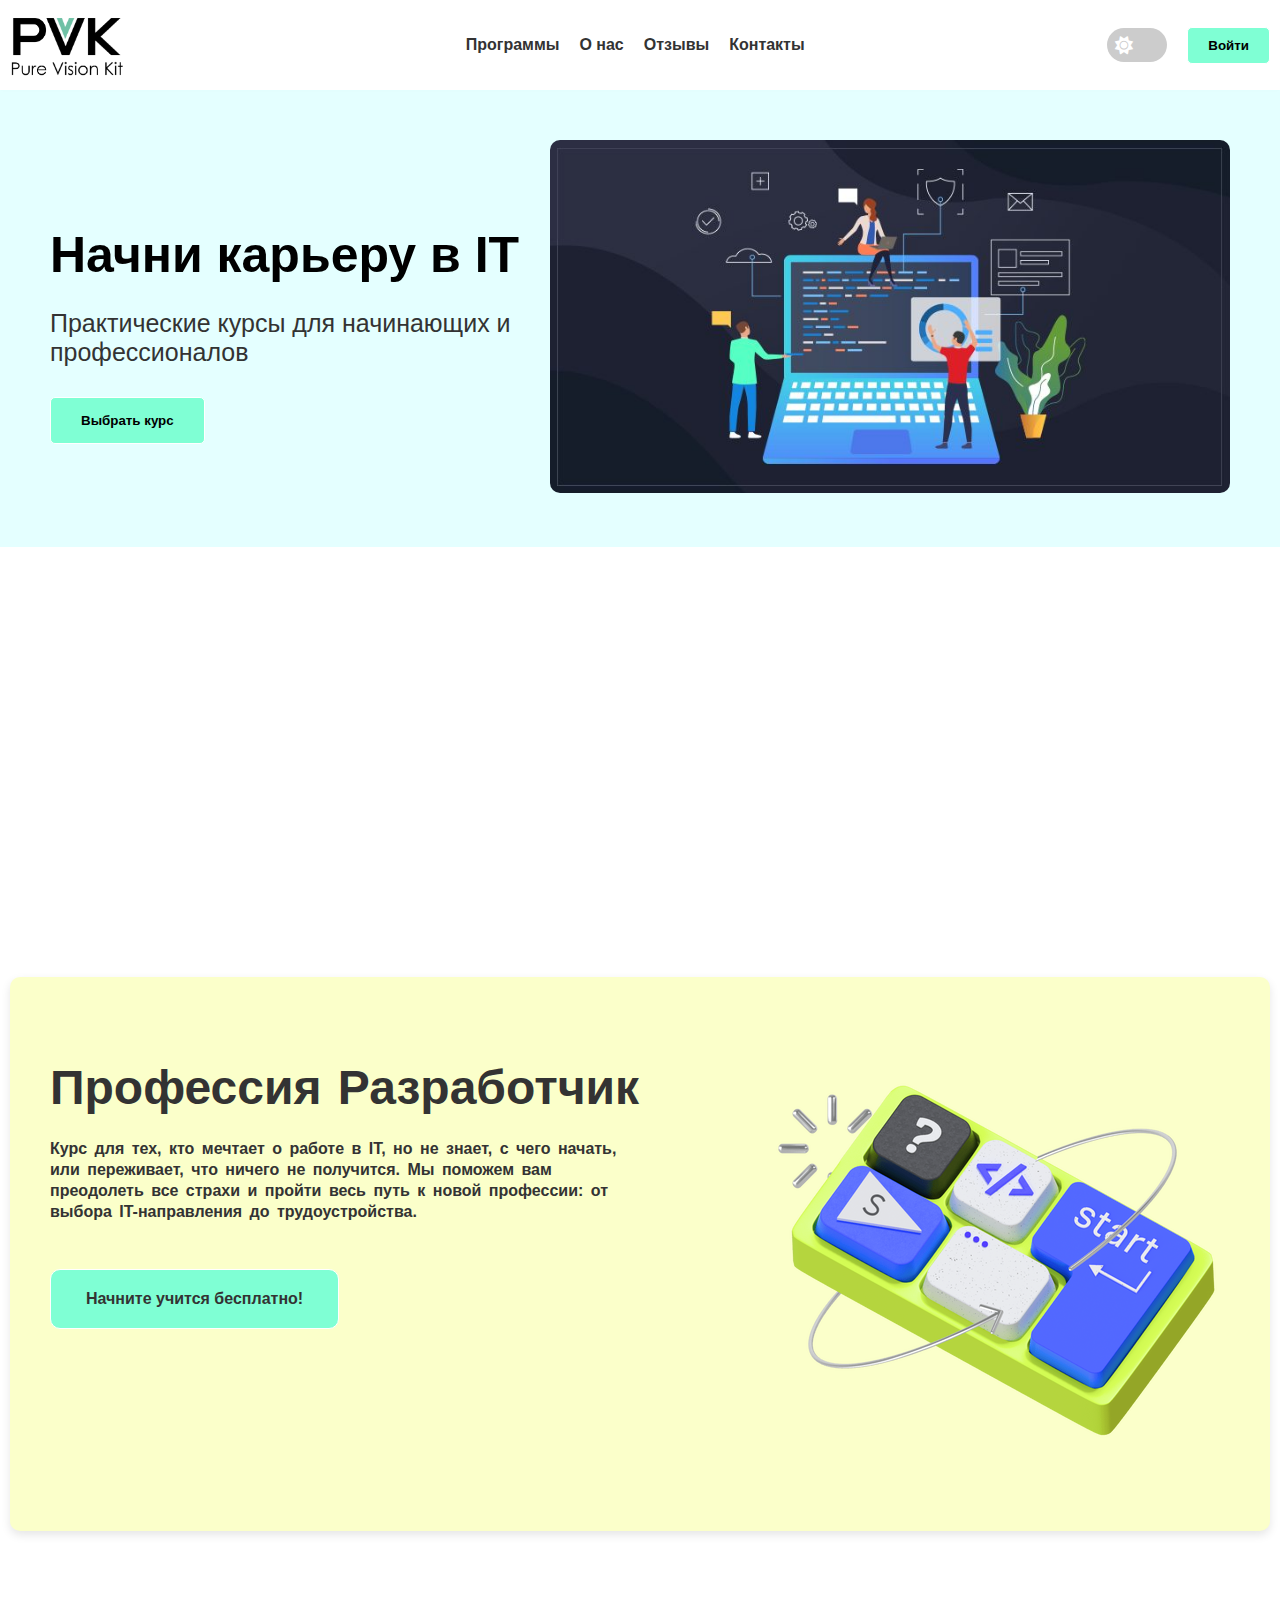
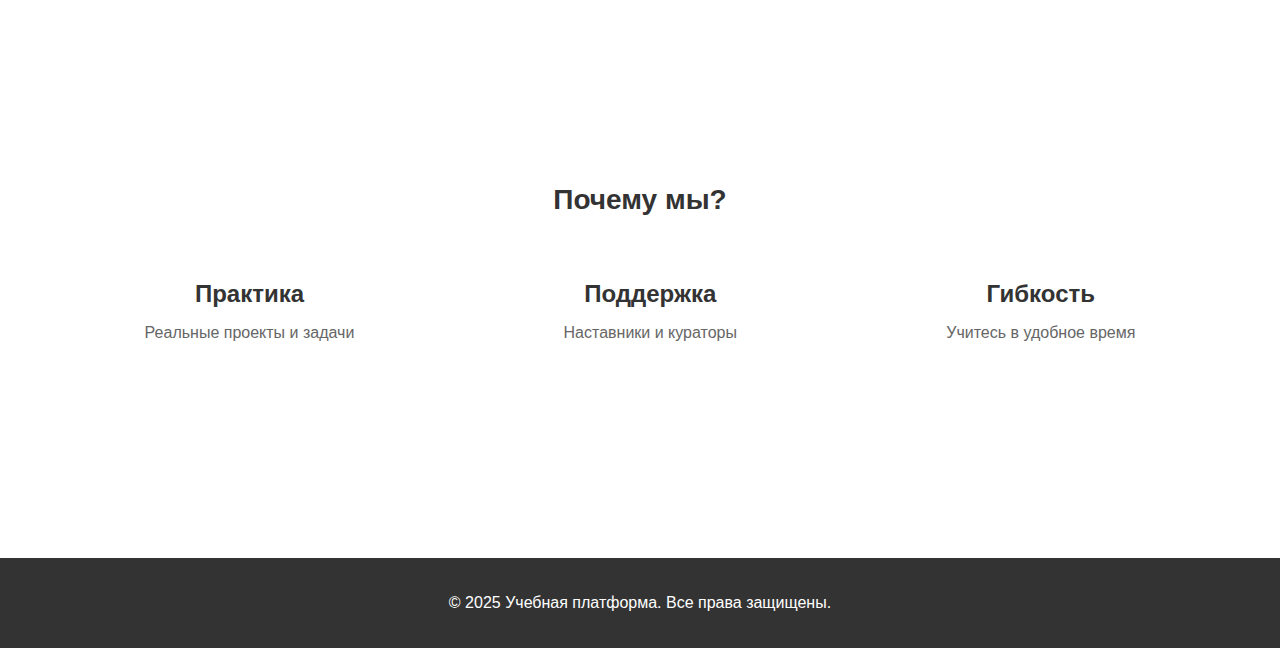
<file: PVK site/index.html>
<!DOCTYPE html>
<html lang="ru">
<head>
  <meta charset="UTF-8">
  <meta name="viewport" content="width=device-width, initial-scale=1.0">
  <title>Учебная платформа</title>
  <link rel="stylesheet" href="style.css">
  <link rel="stylesheet" href="https://cdnjs.cloudflare.com/ajax/libs/font-awesome/6.0.0-beta3/css/all.min.css">
</head>
<body>
  <header class="header">
    <div class="header__logo">
      <img src="images/logo-light.png" alt="Логотип" class="logo--light">
      <img src="images/logo-dark.png" alt="Логотип" class="logo--dark">
    </div>
    <nav class="header__nav">
      <ul>
        <li><a href="#">Программы</a></li>
        <li><a href="#">О нас</a></li>
        <li><a href="#">Отзывы</a></li>
        <li><a href="#">Контакты</a></li>
      </ul>
    </nav>
    <div class="header__actions">
    <div class="header__theme-toggle">
      <label class="switch">
        <input type="checkbox" id="theme-toggle">
        <span class="slider">
          <i class="fas fa-sun"></i>
          <i class="fas fa-moon"></i>
        </span>
      </label>
    </div>
    <button class="header__button" onclick="window.location.href='login.html'">Войти</button>
    </div>
  </header>

  <section class="hero">
    <div class="hero__content">
      <h1 class="hero__title">Начни карьеру в IT</h1>
      <p class="hero__subtitle">Практические курсы для начинающих и профессионалов</p>
      <button class="hero__button">Выбрать курс</button>
    </div>
    <div class="hero__image">
      <img src="images/hero-image.png" alt="Главное изображение">
    </div>
  </section>
 
  <section class="info">
  </section>
  <section class="profession">
    <div class="profession__container">
      <div class="profession__content">
        <h2 class="profession__title">Профессия Разработчик</h2>
        <p class="profession__descriptions">
          Курс для тех, кто мечтает о работе в IT, но не знает, с чего начать, или переживает, что ничего не получится. 
          Мы поможем вам преодолеть все страхи и пройти весь путь к новой профессии: от выбора IT-направления до трудоустройства.
        </p>
        <button class="profession__button">Начните учится бесплатно!</button>
      </div>
      <div class="profession__image">
        <img src="images/developer-image.jpg" alt="Разработчик">
      </div>
    </div>
  </section>

  <section class="features">
    <h2 class="features__title">Почему мы?</h2>
    <div class="features__list">
      <div class="feature">
        <h3>Практика</h3>
        <p>Реальные проекты и задачи</p>
      </div>
      <div class="feature">
        <h3>Поддержка</h3>
        <p>Наставники и кураторы</p>
      </div>
      <div class="feature">
        <h3>Гибкость</h3>
        <p>Учитесь в удобное время</p>
      </div>
    </div>
  </section>

  <footer class="footer">
    <p>&copy; 2025 Учебная платформа. Все права защищены.</p>
  </footer>

  <script src="script.js"></script>
</body>
</html>
</file>
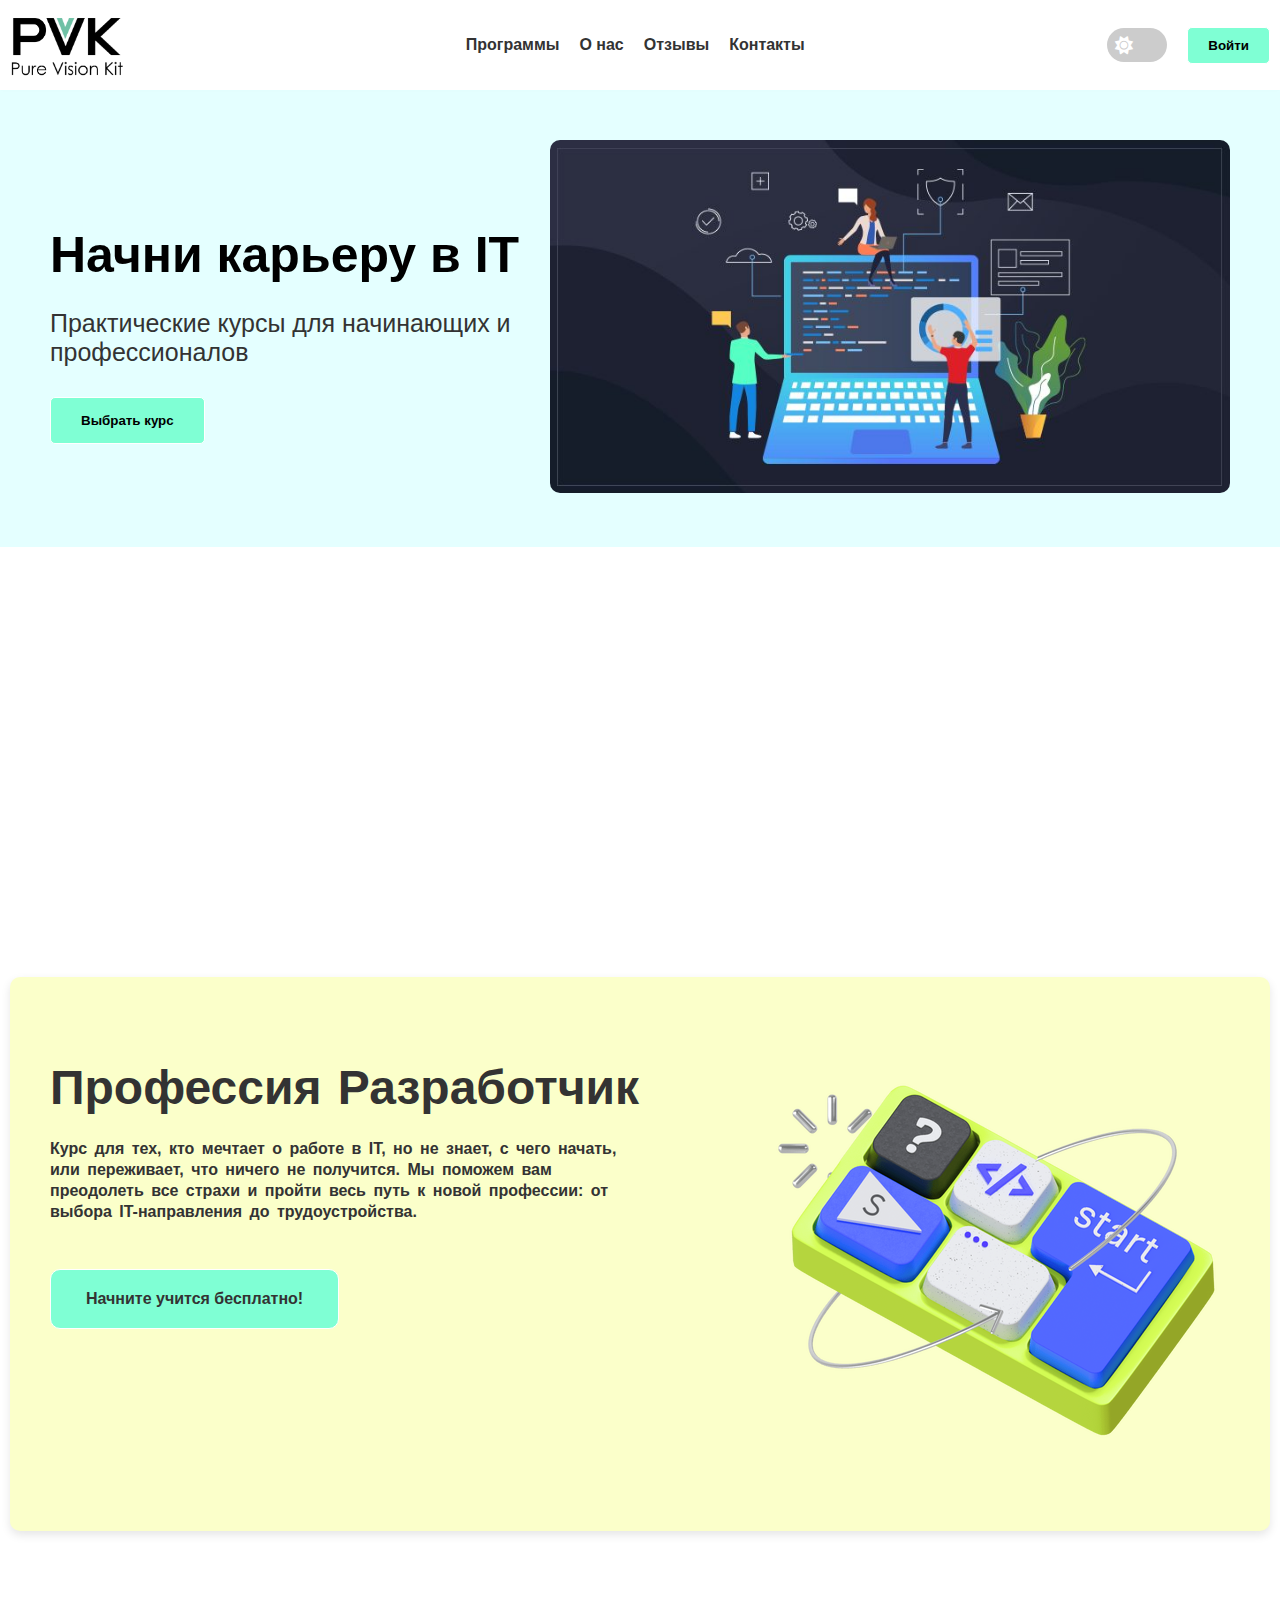
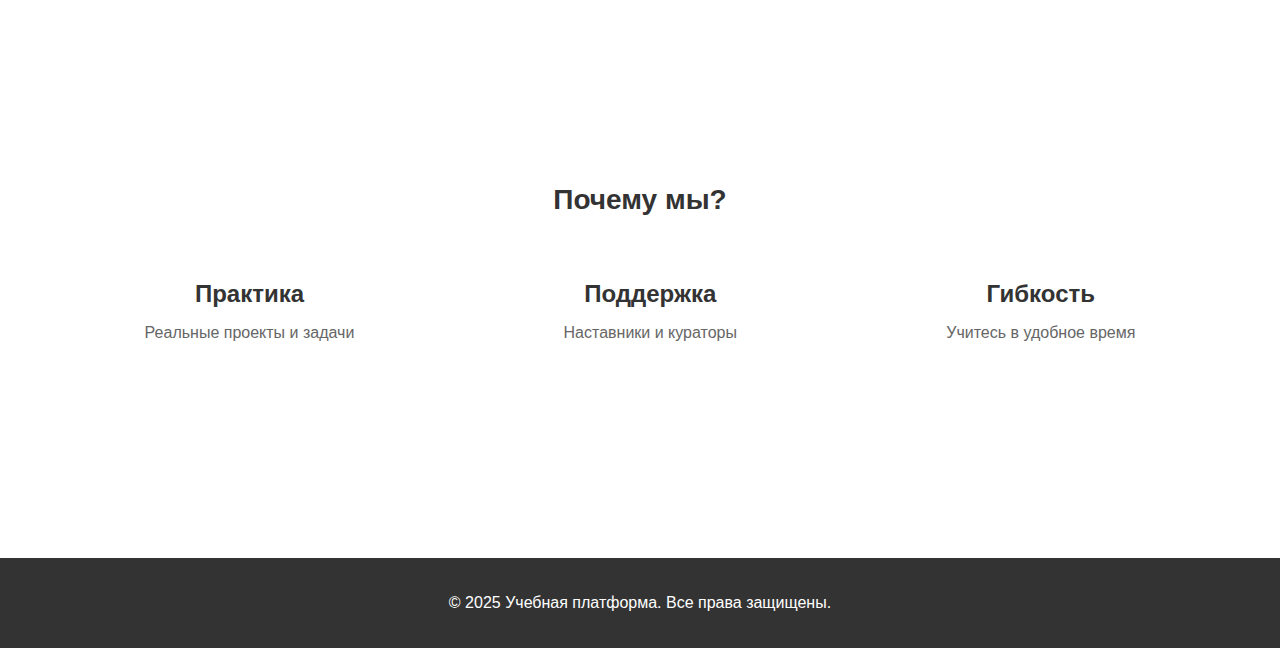
<file: PVK site/PVK site/index.html>
<!DOCTYPE html>
<html lang="ru">
<head>
  <meta charset="UTF-8">
  <meta name="viewport" content="width=device-width, initial-scale=1.0">
  <title>Учебная платформа</title>
  <link rel="stylesheet" href="style.css">
  <link rel="stylesheet" href="https://cdnjs.cloudflare.com/ajax/libs/font-awesome/6.0.0-beta3/css/all.min.css">
  <link rel="icon" type="image/png" href="images/favicon.png">
</head>
<body>
  <header class="header">
    <div class="header__logo">
      <img src="images/logo-light.png" alt="Логотип" class="logo--light">
      <img src="images/logo-dark.png" alt="Логотип" class="logo--dark">
    </div>
    <nav class="header__nav">
      <ul>
        <li><a href="#">Программы</a></li>
        <li><a href="#">О нас</a></li>
        <li><a href="#">Отзывы</a></li>
        <li><a href="#">Контакты</a></li>
      </ul>
    </nav>
    <div class="header__actions">
    <div class="header__theme-toggle">
      <label class="switch">
        <input type="checkbox" id="theme-toggle">
        <span class="slider">
          <i class="fas fa-sun"></i>
          <i class="fas fa-moon"></i>
        </span>
      </label>
    </div>
    <button class="header__button" onclick="window.location.href='login.html'">Войти</button>
    </div>
  </header>

  <section class="hero">
    <div class="hero__content">
      <h1 class="hero__title">Начни карьеру в IT</h1>
      <p class="hero__subtitle">Практические курсы для начинающих и профессионалов</p>
      <button class="hero__button">Выбрать курс</button>
    </div>
    <div class="hero__image">
      <img src="images/hero-image.png" alt="Главное изображение">
    </div>
  </section>
 
  <section class="info">
  </section>
  <section class="profession">
    <div class="profession__container">
      <div class="profession__content">
        <h2 class="profession__title">Профессия Разработчик</h2>
        <p class="profession__descriptions">
          Курс для тех, кто мечтает о работе в IT, но не знает, с чего начать, или переживает, что ничего не получится. 
          Мы поможем вам преодолеть все страхи и пройти весь путь к новой профессии: от выбора IT-направления до трудоустройства.
        </p>
        <button class="profession__button">Начните учится бесплатно!</button>
      </div>
      <div class="profession__image">
        <img src="images/developer-image.jpg" alt="Разработчик">
      </div>
    </div>
  </section>

  <section class="features">
    <h2 class="features__title">Почему мы?</h2>
    <div class="features__list">
      <div class="feature">
        <h3>Практика</h3>
        <p>Реальные проекты и задачи</p>
      </div>
      <div class="feature">
        <h3>Поддержка</h3>
        <p>Наставники и кураторы</p>
      </div>
      <div class="feature">
        <h3>Гибкость</h3>
        <p>Учитесь в удобное время</p>
      </div>
    </div>
  </section>

  <footer class="footer">
    <p>&copy; 2025 Учебная платформа. Все права защищены.</p>
  </footer>

  <script src="script.js"></script>
</body>
</html>
</file>
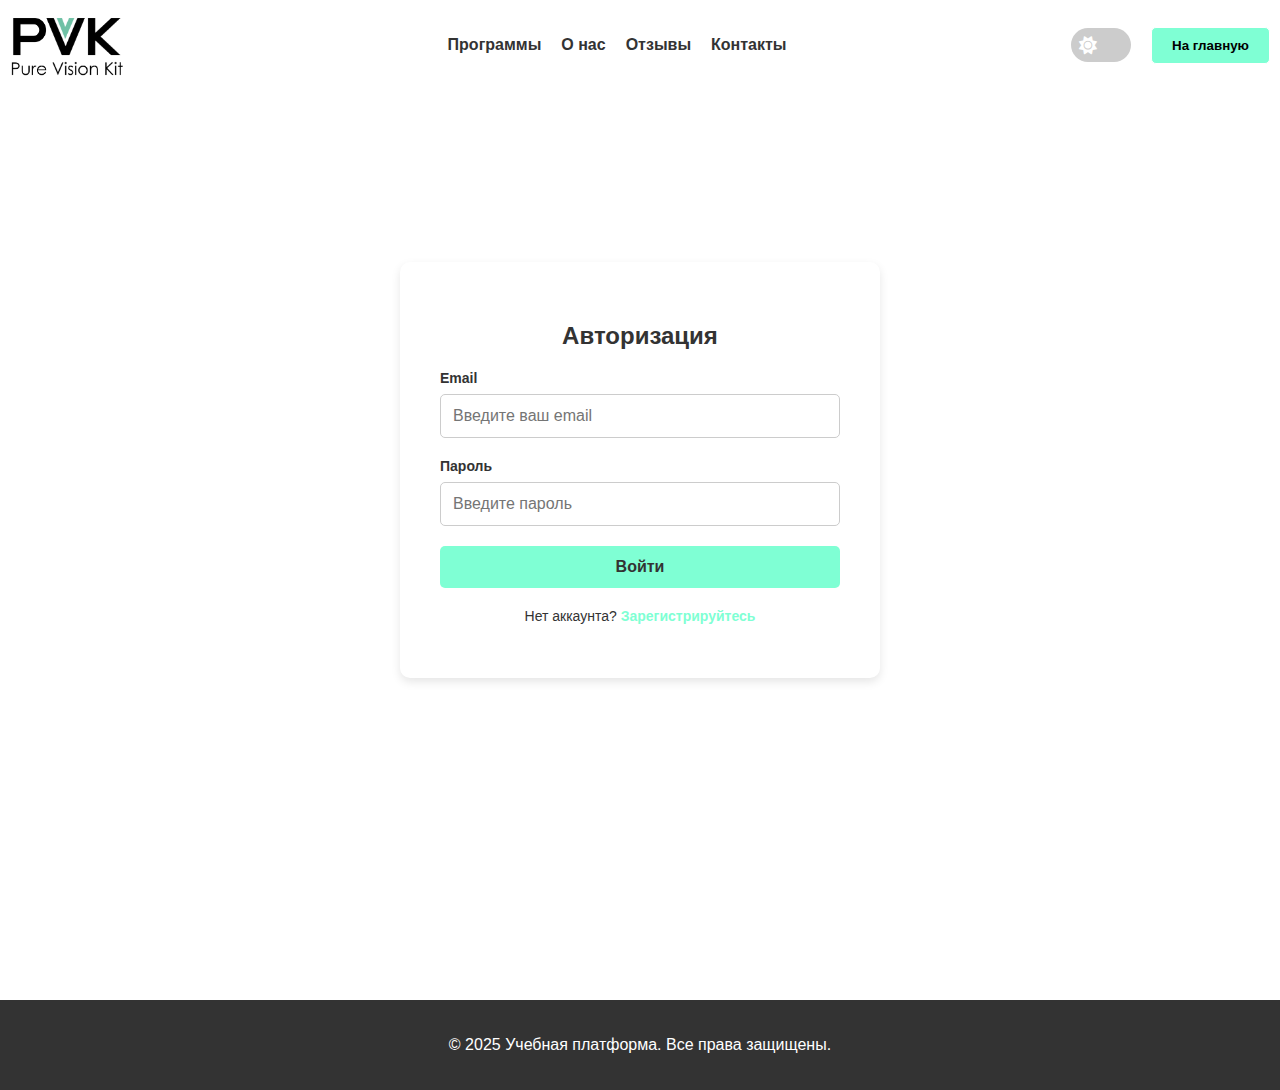
<file: PVK site/login.html>
<!DOCTYPE html>
<html lang="ru">
<head>
  <meta charset="UTF-8">
  <meta name="viewport" content="width=device-width, initial-scale=1.0">
  <title>Авторизация</title>
  <link rel="stylesheet" href="style.css">
  <link rel="stylesheet" href="https://cdnjs.cloudflare.com/ajax/libs/font-awesome/6.0.0-beta3/css/all.min.css">
</head>
<body>
  <header class="header">
    <div class="header__logo">
      <img src="images/logo-light.png" alt="Логотип" class="logo--light">
      <img src="images/logo-dark.png" alt="Логотип" class="logo--dark">
    </div>
    <nav class="header__nav">
      <ul>
        <li><a href="index.html">Программы</a></li>
        <li><a href="#">О нас</a></li>
        <li><a href="#">Отзывы</a></li>
        <li><a href="#">Контакты</a></li>
      </ul>
    </nav>
    <div class="header__actions">
    <div class="header__theme-toggle">
      <label class="switch">
        <input type="checkbox" id="theme-toggle">
        <span class="slider">
          <i class="fas fa-sun"></i>
          <i class="fas fa-moon"></i>
        </span>
      </label>
    </div>
    <button class="header__button" onclick="window.location.href='index.html'">На главную</button>
    </div>
  </header>

  <section class="auth">
    <div class="auth__container">
      <h2 class="auth__title">Авторизация</h2>
      <form class="auth__form" id="authForm">
        <div class="auth__input-group">
          <label for="email">Email</label>
          <input type="email" id="email" name="email" placeholder="Введите ваш email" required>
        </div>
        <div class="auth__input-group">
          <label for="password">Пароль</label>
          <input type="password" id="password" name="password" placeholder="Введите пароль" required>
        </div>
        <button type="submit" class="auth__button">Войти</button>
      </form>
      <p class="auth__text">Нет аккаунта? <a href="register.html">Зарегистрируйтесь</a></p>
    </div>
  </section>

  <footer class="footer">
    <p>&copy; 2025 Учебная платформа. Все права защищены.</p>
  </footer>

  <script src="script.js"></script>
</body>
</html>
</file>
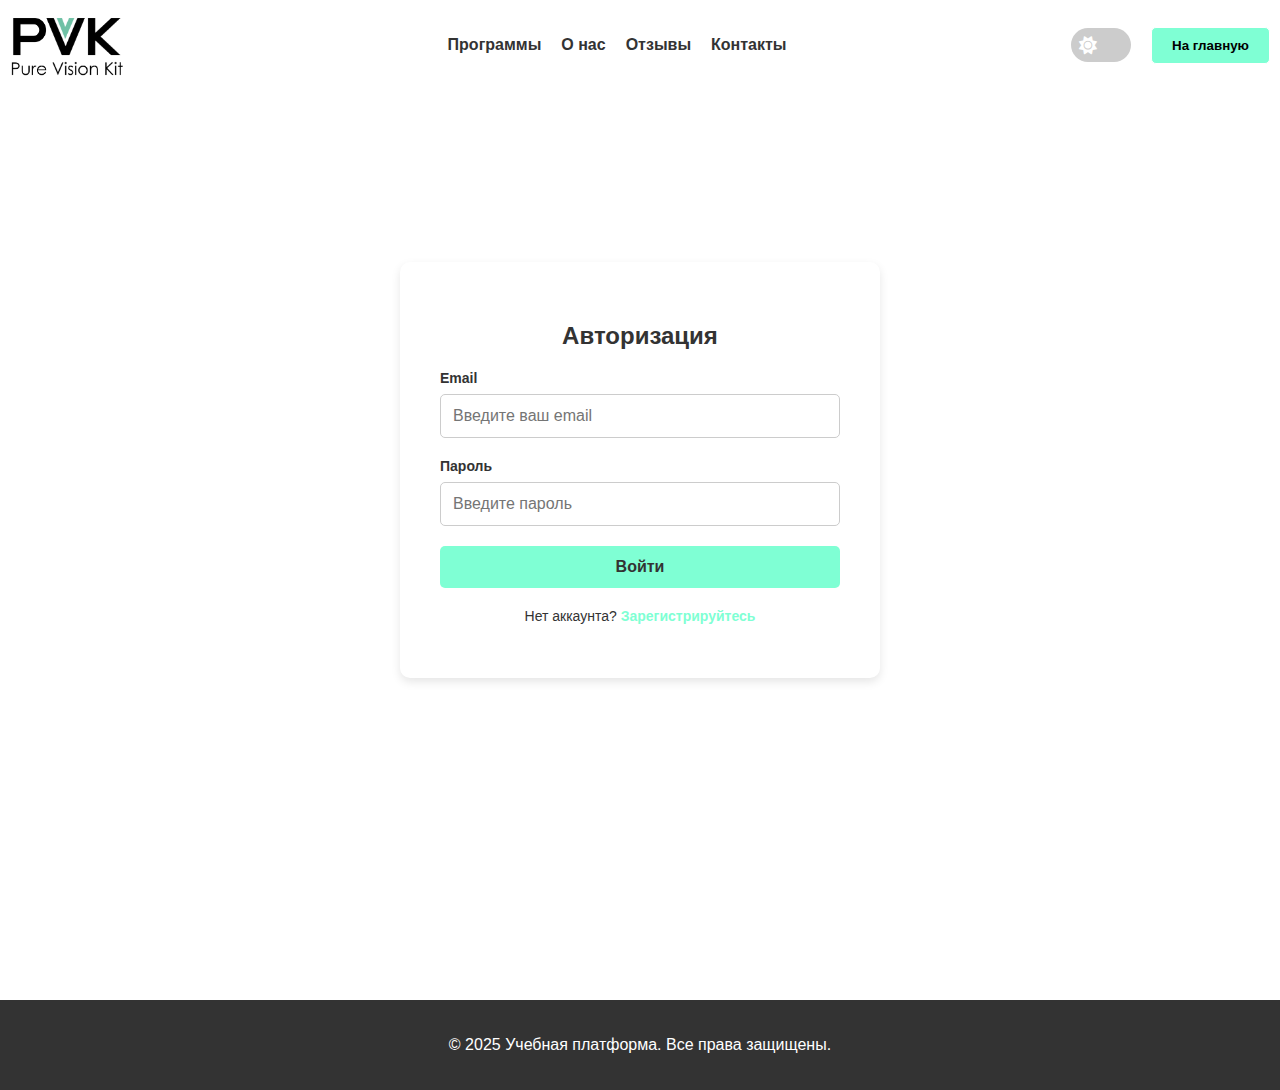
<file: PVK site/PVK site/login.html>
<!DOCTYPE html>
<html lang="ru">
<head>
  <meta charset="UTF-8">
  <meta name="viewport" content="width=device-width, initial-scale=1.0">
  <title>Авторизация</title>
  <link rel="stylesheet" href="style.css">
  <link rel="stylesheet" href="https://cdnjs.cloudflare.com/ajax/libs/font-awesome/6.0.0-beta3/css/all.min.css">
  <link rel="icon" type="image/png" href="images/favicon.png">
 
</head>
<body>
  <header class="header">
    <div class="header__logo">
      <img src="images/logo-light.png" alt="Логотип" class="logo--light">
      <img src="images/logo-dark.png" alt="Логотип" class="logo--dark">
    </div>
    <nav class="header__nav">
      <ul>
        <li><a href="index.html">Программы</a></li>
        <li><a href="#">О нас</a></li>
        <li><a href="#">Отзывы</a></li>
        <li><a href="#">Контакты</a></li>
      </ul>
    </nav>
    <div class="header__actions">
    <div class="header__theme-toggle">
      <label class="switch">
        <input type="checkbox" id="theme-toggle">
        <span class="slider">
          <i class="fas fa-sun"></i>
          <i class="fas fa-moon"></i>
        </span>
      </label>
    </div>
    <button class="header__button" onclick="window.location.href='index.html'">На главную</button>
    </div>
  </header>

  <section class="auth">
    <div class="auth__container">
      <h2 class="auth__title">Авторизация</h2>
      <form class="auth__form" id="authForm">
        <div class="auth__input-group">
          <label for="email">Email</label>
          <input type="email" id="email" name="email" placeholder="Введите ваш email" required>
        </div>
        <div class="auth__input-group">
          <label for="password">Пароль</label>
          <input type="password" id="password" name="password" placeholder="Введите пароль" required>
        </div>
        <button type="submit" class="auth__button">Войти</button>
      </form>
      <p class="auth__text">Нет аккаунта? <a href="register.html">Зарегистрируйтесь</a></p>
    </div>
  </section>

  <footer class="footer">
    <p>&copy; 2025 Учебная платформа. Все права защищены.</p>
  </footer>

  <script src="script.js"></script>
</body>
</html>
</file>
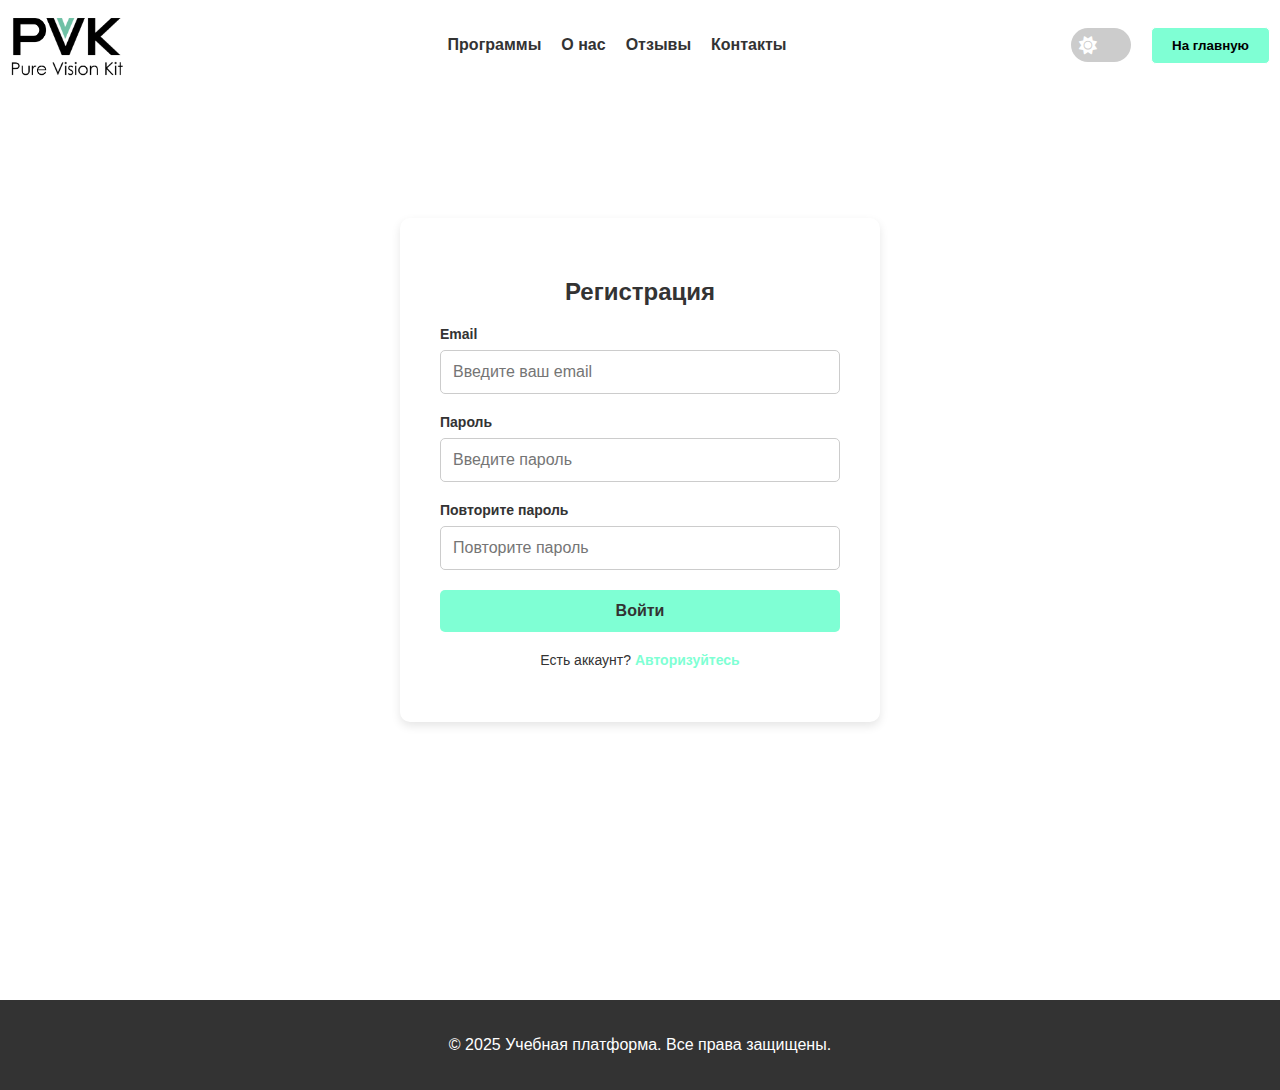
<file: PVK site/PVK site/register.html>
<!DOCTYPE html>
<html lang="ru">
<head>
  <meta charset="UTF-8">
  <meta name="viewport" content="width=device-width, initial-scale=1.0">
  <title>Авторизация</title>
  <link rel="stylesheet" href="style.css">
  <link rel="stylesheet" href="https://cdnjs.cloudflare.com/ajax/libs/font-awesome/6.0.0-beta3/css/all.min.css">
  <link rel="icon" type="image/png" href="images/favicon.png">
</head>
<body>
  <header class="header">
    <div class="header__logo">
      <img src="images/logo-light.png" alt="Логотип" class="logo--light">
      <img src="images/logo-dark.png" alt="Логотип" class="logo--dark">
    </div>
    <nav class="header__nav">
      <ul>
        <li><a href="index.html">Программы</a></li>
        <li><a href="#">О нас</a></li>
        <li><a href="#">Отзывы</a></li>
        <li><a href="#">Контакты</a></li>
      </ul>
    </nav>
    <div class="header__actions">
    <div class="header__theme-toggle">
      <label class="switch">
        <input type="checkbox" id="theme-toggle">
        <span class="slider">
          <i class="fas fa-sun"></i>
          <i class="fas fa-moon"></i>
        </span>
      </label>
    </div>
    <button class="header__button" onclick="window.location.href='index.html'">На главную</button>
    </div>
  </header>
  <section class="auth">
    <div class="auth__container">
      <h2 class="auth__title">Регистрация</h2>
      <form class="auth__form" id="authForm">
        <div class="auth__input-group">
          <label for="email">Email</label>
          <input type="email" id="email" name="email" placeholder="Введите ваш email" required>
        </div>
        <div class="auth__input-group">
          <label for="password">Пароль</label>
          <input type="password" id="password" name="password" placeholder="Введите пароль" required>
        </div>
        <div class="auth__input-group">
            <label for="repeatpass">Повторите пароль</label>
            <input type="password" id="repeat-password" name="repeat-password" placeholder="Повторите пароль" required>
        </div>
        <button type="submit" class="auth__button">Войти</button>
      </form>
      <p class="auth__text">Есть аккаунт? <a href="login.html">Авторизуйтесь</a></p>
    </div>
  </section>

  <footer class="footer">
    <p>&copy; 2025 Учебная платформа. Все права защищены.</p>
  </footer>

  <script src="script.js"></script>
</body>
</html>
</file>
<file: PVK site/style.css>
:root {
  --background-color: #ffffff;
  --text-color: #333;
  --header-bg: #fff;
  --header-shadow: 0 2px 4px rgba(0, 0, 0, 0.1);
  --hero-bg: #e2ffffee;
  --hero-title-color: black;
  --button-bg: #7FFFD4;
  --button-border: 1px solid rgb(255, 255, 255);
  --button-hover-bg: #e2ffffee;
  --button-hover-color: black;
  --feature-text-color: #666;
  --footer-bg: #333;
  --footer-text-color: #fff;
}


.dark {
  --background-color: #121212;
  --text-color: #ffffff;
  --header-bg: #1e1e1e;
  --header-shadow: 0 2px 4px rgba(255, 255, 255, 0.1);
  --hero-bg: #2d2d2d;
  --hero-title-color: #ffffff;
  --button-bg: #4CAF50;
  --button-border: 1px solid #4CAF50;
  --button-hover-bg: #388E3C;
  --button-hover-color: #ffffff;
  --feature-text-color: #cccccc;
  --footer-bg: #000000;
  --footer-text-color: #ffffff;
}


body {
  font-family: Arial, sans-serif;
  margin: 0;
  padding: 0;
  background-color: var(--background-color);
  color: var(--text-color);
  transition: background-color 0.3s, color 0.3s;
}

.header {
  display: flex;
  justify-content: space-between;
  align-items: center;
  font-weight: bold;
  padding: 10px;
  background-color: var(--header-bg);
  box-shadow: var(--header-shadow);
}

.header__logo img {
  height: 70px;
  width: auto;
}

.logo--light {
  display: block;
}

.logo--dark{
  display: none;
}

.dark .logo--light{
  display: none;
}

.dark .logo--dark{
  display: block;
}


.header__nav ul {
  list-style: none;
  display: flex;
  gap: 20px;
}

.header__nav a {
  text-decoration: none;
  color: var(--text-color);
}
.header__actions{
  display: flex;
  align-items: center;
  gap: 20px;
}

.header__button {
  padding: 10px 20px;
  background-color: var(--button-bg);
  border: var(--button-border);
  border-radius: 5px;
  font-weight: bold;
  cursor: pointer;
  transition: background-color 0.2s ease, color 0.2s ease;
}

.header__button:hover {
  background-color: var(--button-hover-bg);
  color: var(--button-hover-color);
}

.hero {
  display: flex;
  justify-content: space-between;
  align-items: center;
  padding: 50px;
  background-color: var(--hero-bg);
}

.hero__content {
  max-width: 500px;
}

.hero__title {
  font-size: 50px;
  margin-bottom: 20px;
  color: var(--hero-title-color);
}

.hero__subtitle {
  font-size: 25px;
  margin-bottom: 30px;
}

.hero__button {
  padding: 15px 30px;
  background-color: var(--button-bg);
  border: var(--button-border);
  border-radius: 5px;
  font-weight: bold;
  cursor: pointer;
  transition: background-color 0.2s ease, color 0.2s ease;
}

.hero__button:hover {
  background-color: var(--button-hover-bg);
  color: var(--button-hover-color);
}

.hero__image img {
  max-width: 100%;
  height: auto;
  border-radius: 10px;
  
}

.features {
  padding: 50px;
  text-align: center;
  background-color:var(--background-color);
}

.features__title {
  font-size: 28px;
  margin-bottom: 40px;
}

.features__list {
  display: flex;
  justify-content: space-around;
  gap: 20px;
}

.feature {
  max-width: 300px;
}

.feature h3 {
  font-size: 24px;
  margin-bottom: 10px;
}

.feature p {
  font-size: 16px;
  color: var(--feature-text-color);
}

.footer {
  text-align: center;
  padding: 20px;
  background-color: var(--footer-bg);
  color: var(--footer-text-color);
}


.switch {
  position: relative;
  display: inline-block;
  width: 60px;
  height: 34px;
}

.switch input {
  opacity: 0;
  width: 0;
  height: 0;
}

.slider {
  position: absolute;
  cursor: pointer;
  top: 0;
  left: 0;
  right: 0;
  bottom: 0;
  background-color: #ccc;
  transition: 0.4s;
  border-radius: 34px;
  display: flex;
  align-items: center;
  justify-content: space-between;
  padding: 0 8px;
}
.slider i{
  color: #fff;
  font-size: 18px;
}
.slider .fa-sun{
  opacity: 1;
  transition: opacity 0.3s ease;
}
.slider .fa-moon{
  opacity: 0;
  transition: 0.3s ease;
}
input:checked + .slider {
  background-color: #4CAF50;
}

input:checked + .slider .fa-sun{
  opacity: 0;
}
input:checked + .slider .fa-moon{
  opacity: 1;
}
input:checked + .slider::before{
  transform: translateX(26px);
}

.auth {
  display: flex;
  justify-content: center;
  align-items: center;
  min-height: 80vh;
  background-color: var(--background-color);
  padding: 20px;
}

.auth__container {
  background-color: var(--header-bg);
  padding: 40px;
  border-radius: 10px;
  box-shadow: 0 4px 10px rgba(0, 0, 0, 0.1);
  max-width: 400px;
  width: 100%;
  text-align: center;
}

.auth__title {
  font-size: 24px;
  margin-bottom: 20px;
  color: var(--text-color);
}

.auth__form {
  display: flex;
  flex-direction: column;
  gap: 20px;
}

.auth__input-group {
  display: flex;
  flex-direction: column;
  gap: 8px;
  text-align: left;
}

.auth__input-group label {
  font-size: 14px;
  color: var(--text-color);
  font-weight: bold;
}

.auth__input-group input {
  padding: 12px;
  border: 1px solid #ccc;
  border-radius: 5px;
  font-size: 16px;
  background-color: var(--background-color);
  color: var(--text-color);
  transition: border-color 0.3s ease, box-shadow 0.3s ease;
}

.auth__input-group input:focus {
  border-color: #7FFFD4;
  outline: none;
  box-shadow: 0 0 5px rgba(127, 255, 212, 0.5);
}

.auth__button {
  padding: 12px;
  background-color: #7FFFD4;
  border: none;
  border-radius: 5px;
  font-size: 16px;
  font-weight: bold;
  color: #333;
  cursor: pointer;
  transition: background-color 0.3s ease, transform 0.2s ease;
}

.auth__button:hover {
  background-color: #6fe0c0;
  transform: translateY(-2px);
}

.auth__button:active {
  transform: translateY(0);
}

.auth__text {
  margin-top: 20px;
  font-size: 14px;
  color: var(--text-color);
}

.auth__text a {
  color: #7FFFD4;
  text-decoration: none;
  font-weight: bold;
  transition: color 0.3s ease;
}

.auth__text a:hover {
  color: #6fe0c0;
}


.dark .auth__container {
  background-color: #1e1e1e;
  box-shadow: 0 4px 10px rgba(255, 255, 255, 0.1);
}

.dark .auth__input-group input {
  border-color: #444;
  background-color: #2d2d2d;
  color: #fff;
}

.dark .auth__input-group input:focus {
  border-color: #7FFFD4;
  box-shadow: 0 0 5px rgba(127, 255, 212, 0.5);
}

.dark .auth__button {
  background-color: #4CAF50;
  color: #fff;
}

.dark .auth__button:hover {
  background-color: #388E3C;
}

.dark .auth__text a {
  color: #4CAF50;
}

.dark .auth__text a:hover {
  color: #388E3C;
}
.dark .profession__title{
  color:#ffffff
}
.dark .profession__content{
  color:#ffffff
}
.dark .profession__container{
background-color: #2d2d2d;
}
  

/* Стили для секции "Профессия Разработчик" */
.profession {
  padding: 10px 10px;
  background-color: var(--background-color);
}

.profession__container {
  max-width: 1200px;
  margin: 20px auto;
  display: flex;
  padding: 40px;
  font-weight: bold;
  word-spacing: 3px;
  line-height: 1.3;
  border-radius: 10px;
  background-color:#fbffca;
  box-shadow: 0 4px 10px rgba(0, 0, 0, 0.1);
}

.profession__content {
  flex: 1;
  text-align: left;
}

.profession__title {
  font-size: 48px;
  margin-bottom: 20px;
  color: var(--text-color);
}

.profession__description {
  font-size: 18px;
  color: var(--text-color);
  line-height: 1.6;
  margin-bottom: 30px;
}

.profession__button {
  padding: 20px 35px;
  margin-top: 30px;
  background-color: var(--button-bg);
  border: var(--button-border);
  border-radius: 10px;
  font-size: 16px;
  font-weight: bold;
  color: var(--text-color);
  cursor: pointer;
  transition: background-color 0.3s ease, transform 0.2s ease;
}

.profession__button:hover {
  background-color: var(--button-hover-bg);
  transform: translateY(-2px);
}

.profession__button:active {
  transform: translateY(0);
}

.profession__image {
  flex: 1;
  text-align: right;
}

.profession__image img {
  max-width: 100%;
  height: auto;
}

/* Адаптация для мобильных устройств */
@media (max-width: 768px) {
  .profession__container {
    flex-direction: column;
    text-align: center;
  }

  .profession__content {
    text-align: center;
  }

  .profession__image {
    text-align: center;
  }

  .profession__title {
    font-size: 36px;
  }

  .profession__description {
    font-size: 16px;
  }
}
section {
  margin-bottom: 150px;
  padding: 50px 20px;
}
</file>
<file: PVK site/PVK site/style.css>
:root {
  --background-color: #ffffff;
  --text-color: #333;
  --header-bg: #fff;
  --header-shadow: 0 2px 4px rgba(0, 0, 0, 0.1);
  --hero-bg: #e2ffffee;
  --hero-title-color: black;
  --button-bg: #7FFFD4;
  --button-border: 1px solid rgb(255, 255, 255);
  --button-hover-bg: #e2ffffee;
  --button-hover-color: black;
  --feature-text-color: #666;
  --footer-bg: #333;
  --footer-text-color: #fff;
}


.dark {
  --background-color: #121212;
  --text-color: #ffffff;
  --header-bg: #1e1e1e;
  --header-shadow: 0 2px 4px rgba(255, 255, 255, 0.1);
  --hero-bg: #2d2d2d;
  --hero-title-color: #ffffff;
  --button-bg: #4CAF50;
  --button-border: 1px solid #4CAF50;
  --button-hover-bg: #388E3C;
  --button-hover-color: #ffffff;
  --feature-text-color: #cccccc;
  --footer-bg: #000000;
  --footer-text-color: #ffffff;
}


body {
  font-family: Arial, sans-serif;
  margin: 0;
  padding: 0;
  background-color: var(--background-color);
  color: var(--text-color);
  transition: background-color 0.3s, color 0.3s;
}

.header {
  display: flex;
  justify-content: space-between;
  align-items: center;
  font-weight: bold;
  padding: 10px;
  background-color: var(--header-bg);
  box-shadow: var(--header-shadow);
}

.header__logo img {
  height: 70px;
  width: auto;
}

.logo--light {
  display: block;
}

.logo--dark{
  display: none;
}

.dark .logo--light{
  display: none;
}

.dark .logo--dark{
  display: block;
}


.header__nav ul {
  list-style: none;
  display: flex;
  gap: 20px;
}

.header__nav a {
  text-decoration: none;
  color: var(--text-color);
}
.header__actions{
  display: flex;
  align-items: center;
  gap: 20px;
}

.header__button {
  padding: 10px 20px;
  background-color: var(--button-bg);
  border: var(--button-border);
  border-radius: 5px;
  font-weight: bold;
  cursor: pointer;
  transition: background-color 0.2s ease, color 0.2s ease;
}

.header__button:hover {
  background-color: var(--button-hover-bg);
  color: var(--button-hover-color);
}

.hero {
  display: flex;
  justify-content: space-between;
  align-items: center;
  padding: 50px;
  background-color: var(--hero-bg);
}

.hero__content {
  max-width: 500px;
}

.hero__title {
  font-size: 50px;
  margin-bottom: 20px;
  color: var(--hero-title-color);
}

.hero__subtitle {
  font-size: 25px;
  margin-bottom: 30px;
}

.hero__button {
  padding: 15px 30px;
  background-color: var(--button-bg);
  border: var(--button-border);
  border-radius: 5px;
  font-weight: bold;
  cursor: pointer;
  transition: background-color 0.2s ease, color 0.2s ease;
}

.hero__button:hover {
  background-color: var(--button-hover-bg);
  color: var(--button-hover-color);
}

.hero__image img {
  max-width: 100%;
  height: auto;
  border-radius: 10px;
  
}

.features {
  padding: 50px;
  text-align: center;
  background-color:var(--background-color);
}

.features__title {
  font-size: 28px;
  margin-bottom: 40px;
}

.features__list {
  display: flex;
  justify-content: space-around;
  gap: 20px;
}

.feature {
  max-width: 300px;
}

.feature h3 {
  font-size: 24px;
  margin-bottom: 10px;
}

.feature p {
  font-size: 16px;
  color: var(--feature-text-color);
}

.footer {
  text-align: center;
  padding: 20px;
  background-color: var(--footer-bg);
  color: var(--footer-text-color);
}


.switch {
  position: relative;
  display: inline-block;
  width: 60px;
  height: 34px;
}

.switch input {
  opacity: 0;
  width: 0;
  height: 0;
}

.slider {
  position: absolute;
  cursor: pointer;
  top: 0;
  left: 0;
  right: 0;
  bottom: 0;
  background-color: #ccc;
  transition: 0.4s;
  border-radius: 34px;
  display: flex;
  align-items: center;
  justify-content: space-between;
  padding: 0 8px;
}
.slider i{
  color: #fff;
  font-size: 18px;
}
.slider .fa-sun{
  opacity: 1;
  transition: opacity 0.3s ease;
}
.slider .fa-moon{
  opacity: 0;
  transition: 0.3s ease;
}
input:checked + .slider {
  background-color: #4CAF50;
}

input:checked + .slider .fa-sun{
  opacity: 0;
}
input:checked + .slider .fa-moon{
  opacity: 1;
}
input:checked + .slider::before{
  transform: translateX(26px);
}

.auth {
  display: flex;
  justify-content: center;
  align-items: center;
  min-height: 80vh;
  background-color: var(--background-color);
  padding: 20px;
}

.auth__container {
  background-color: var(--header-bg);
  padding: 40px;
  border-radius: 10px;
  box-shadow: 0 4px 10px rgba(0, 0, 0, 0.1);
  max-width: 400px;
  width: 100%;
  text-align: center;
}

.auth__title {
  font-size: 24px;
  margin-bottom: 20px;
  color: var(--text-color);
}

.auth__form {
  display: flex;
  flex-direction: column;
  gap: 20px;
}

.auth__input-group {
  display: flex;
  flex-direction: column;
  gap: 8px;
  text-align: left;
}

.auth__input-group label {  
  font-size: 14px;
  color: var(--text-color);
  font-weight: bold;
}

.auth__input-group input {
  padding: 12px;
  border: 1px solid #ccc;
  border-radius: 5px;
  font-size: 16px;
  background-color: var(--background-color);
  color: var(--text-color);
  transition: border-color 0.3s ease, box-shadow 0.3s ease;
}

.auth__input-group input:focus {
  border-color: #7FFFD4;
  outline: none;
  box-shadow: 0 0 5px rgba(127, 255, 212, 0.5);
}

.auth__button {
  padding: 12px;
  background-color: #7FFFD4;
  border: none;
  border-radius: 5px;
  font-size: 16px;
  font-weight: bold;
  color: #333;
  cursor: pointer;
  transition: background-color 0.3s ease, transform 0.2s ease;
}

.auth__button:hover {
  background-color: #6fe0c0;
  transform: translateY(-2px);
}

.auth__button:active {
  transform: translateY(0);
}

.auth__text {
  margin-top: 20px;
  font-size: 14px;
  color: var(--text-color);
}

.auth__text a {
  color: #7FFFD4;
  text-decoration: none;
  font-weight: bold;
  transition: color 0.3s ease;
}

.auth__text a:hover {
  color: #6fe0c0;
}


.dark .auth__container {
  background-color: #1e1e1e;
  box-shadow: 0 4px 10px rgba(255, 255, 255, 0.1);
}

.dark .auth__input-group input {
  border-color: #444;
  background-color: #2d2d2d;
  color: #fff;
}

.dark .auth__input-group input:focus {
  border-color: #7FFFD4;
  box-shadow: 0 0 5px rgba(127, 255, 212, 0.5);
}

.dark .auth__button {
  background-color: #4CAF50;
  color: #fff;
}

.dark .auth__button:hover {
  background-color: #388E3C;
}

.dark .auth__text a {
  color: #4CAF50;
}

.dark .auth__text a:hover {
  color: #388E3C;
}
.dark .profession__title{
  color:#ffffff
}
.dark .profession__content{
  color:#ffffff
}
.dark .profession__container{
background-color: #2d2d2d;
}
  

/* Стили для секции "Профессия Разработчик" */
.profession {
  padding: 10px 10px;
  background-color: var(--background-color);
}

.profession__container {
  max-width: 1200px;
  margin: 20px auto;
  display: flex;
  padding: 40px;
  font-weight: bold;
  word-spacing: 3px;
  line-height: 1.3;
  border-radius: 10px;
  background-color:#fbffca;
  box-shadow: 0 4px 10px rgba(0, 0, 0, 0.1);
  transition: transform 0.3s ease, box-shadow 0.3s ease;
}

.profession__content {
  flex: 1;
  text-align: left;
}

.profession__title {
  font-size: 48px;
  margin-bottom: 20px;
  color: var(--text-color);
}

.profession__description {
  font-size: 18px;
  color: var(--text-color);
  line-height: 1.6;
  margin-bottom: 30px;
}

.profession__button {
  padding: 20px 35px;
  margin-top: 30px;
  background-color: var(--button-bg);
  border: var(--button-border);
  border-radius: 10px;
  font-size: 16px;
  font-weight: bold;
  color: var(--text-color);
  cursor: pointer;
  transition: background-color 0.3s ease, transform 0.2s ease;
}

.profession__button:hover {
  background-color: var(--button-hover-bg);
  transform: translateY(-2px);
}

.profession__button:active {
  transform: translateY(0);
}

.profession__image {
  flex: 1;
  text-align: right;
}

.profession__image img {
  max-width: 100%;
  height: auto;
}

/* Адаптация для мобильных устройств */
@media (max-width: 768px) {
  .profession__container {
    flex-direction: column;
    text-align: center;
  }

  .profession__content {
    text-align: center;
  }

  .profession__image {
    text-align: center;
  }

  .profession__title {
    font-size: 36px;
  }

  .profession__description {
    font-size: 16px;
  }
}
section {
  margin-bottom: 150px;
  padding: 50px 20px;
}
@media (max-width: 480px) {
  .hero {
    flex-direction: column;
    text-align: center;
  }

  .hero__content {
    margin-bottom: 20px;
  }

  .hero__title {
    font-size: 36px;
  }

  .hero__subtitle {
    font-size: 18px;
  }

  .profession__title {
    font-size: 28px;
  }

  .profession__description {
    font-size: 14px;
  }
}
@keyframes fadeIn {
  from {
    opacity: 0;
    transform: translateY(20px);
  }
  to {
    opacity: 1;
    transform: translateY(0);
  }
}

section {
  animation: fadeIn 0.5s ease-out;
}
</file>
